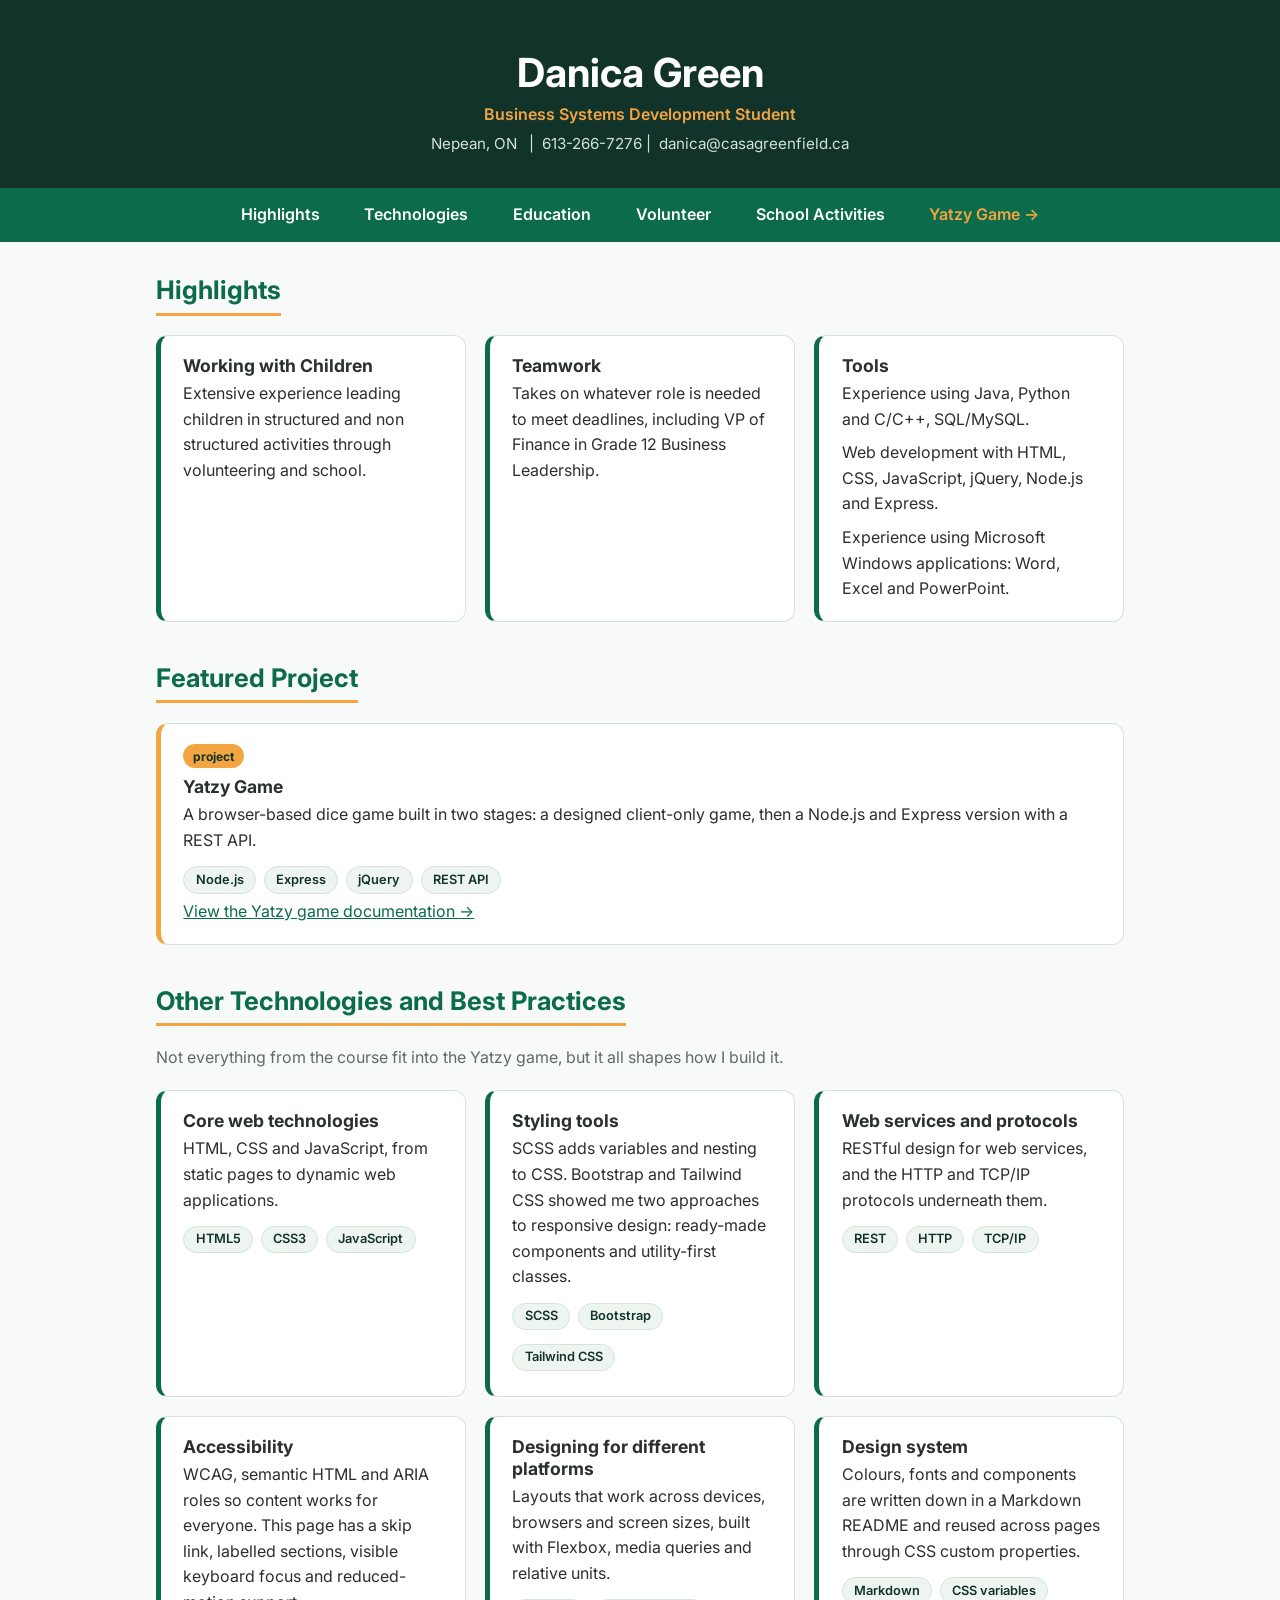
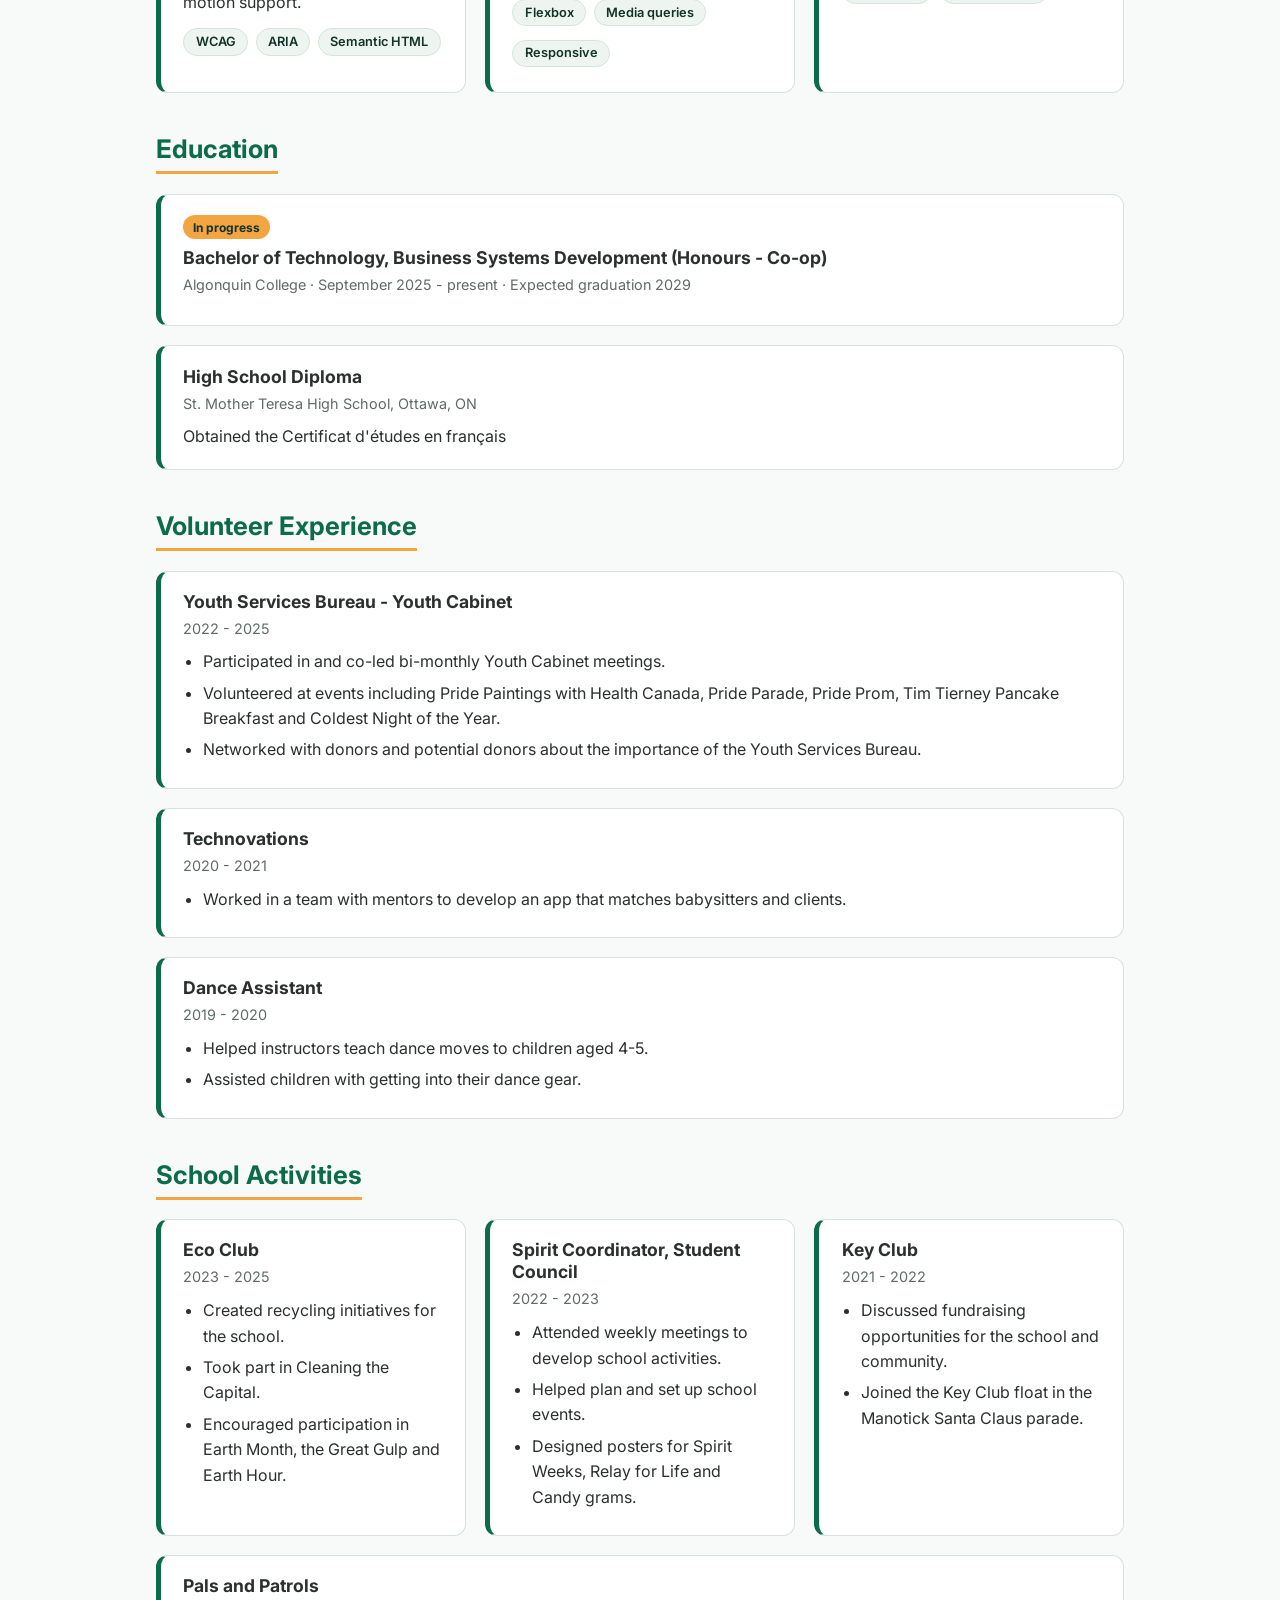
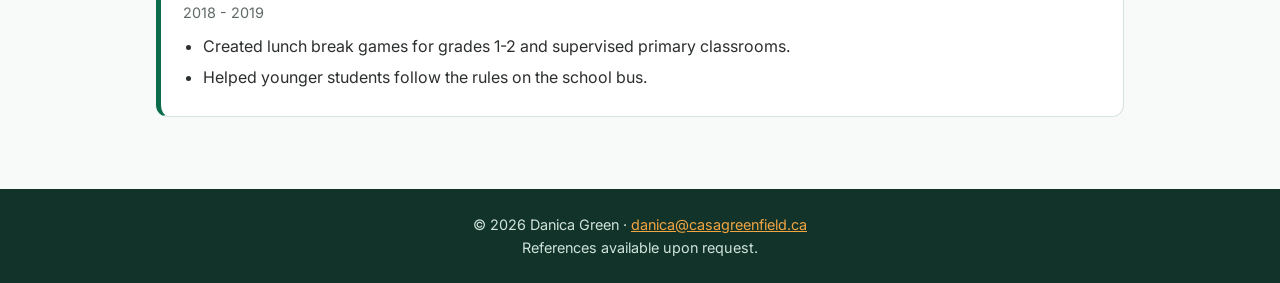
<file: PD2/index.html>
<!DOCTYPE html>
<html lang="en">
<head>
  <meta charset="UTF-8">
  <meta name="viewport" content="width=device-width, initial-scale=1.0">
  <meta name="description" content="Resume of Danica Green, Business Systems Development student at Algonquin College.">
  <title>Danica Green | Portfolio</title>
  <!-- Inter is the only font used by the design system -->
  <link rel="preconnect" href="https://fonts.googleapis.com">
  <link rel="preconnect" href="https://fonts.gstatic.com" crossorigin>
  <link href="https://fonts.googleapis.com/css2?family=Inter:wght@400;600;700&display=swap" rel="stylesheet">
  <link rel="stylesheet" href="styles.css">
</head>
<body>

    <!-- Lets keyboard and screen reader users jump past the navigation -->
    <a class="skip-link" href="#main-content">Skip to content</a>

    <!-- Site header -->
    <header class="site-header">
        <h1>Danica Green</h1>
        <p class="tagline">Business Systems Development Student</p>
        <p class="location">Nepean, ON &nbsp; |&nbsp; 613-266-7276 |&nbsp; danica@casagreenfield.ca</p>
    </header>

    <!-- Main navigation: sections of this page, then the other page  -->
    <nav class="site-nav" aria-label="Main navigation">
        <ul>
            <li><a href="#highlights">Highlights</a></li>
            <li><a href="#technologies">Technologies</a></li>
            <li><a href="#education">Education</a></li>
            <li><a href="#volunteer">Volunteer</a></li>
            <li><a href="#activities">School Activities</a></li>
            <li><a class="site-nav__page" href="yatzy.html">Yatzy Game &rarr;</a></li>
        </ul>
    </nav>

    <main id="main-content">

        <!-- Highlights  -->
        <section class="section" id="highlights" aria-labelledby="highlights-title">
            <h2 id="highlights-title">Highlights</h2>
            <div class="grid">
                <article class="card">
                    <h3>Working with Children</h3>
                    <p>Extensive experience leading children in structured and non structured activities through volunteering and school.</p>
                </article>
                <article class="card">
                    <h3>Teamwork</h3>
                    <p>Takes on whatever role is needed to meet deadlines, including VP of Finance in Grade 12 Business Leadership.</p>
                </article>
                <article class="card">
                    <h3>Tools</h3>
                    <p>Experience using Java, Python and C/C++, SQL/MySQL.</p>
                    <p>Web development with HTML, CSS, JavaScript, jQuery, Node.js and Express.</p>
                    <p>Experience using Microsoft Windows applications: Word, Excel and PowerPoint.</p>
                </article>
            </div>
        </section>

        <!-- Link to the Yatzy project page  -->
        <section class="section" id="projects" aria-labelledby="projects-title">
            <h2 id="projects-title">Featured Project</h2>
            <article class="card card--featured">
                <span class="badge">project</span>
                <h3>Yatzy Game</h3>
                <p>A browser-based dice game built in two stages: a designed client-only game, then a Node.js and Express version with a REST API.</p>
                <ul class="tags" aria-label="Yatzy technologies">
                    <li class="tag">Node.js</li>
                    <li class="tag">Express</li>
                    <li class="tag">jQuery</li>
                    <li class="tag">REST API</li>
                </ul>
                <p><a href="yatzy.html">View the Yatzy game documentation &rarr;</a></p>
            </article>
        </section>

        <!--  Other technologies learned in the course -->
        <section class="section" id="technologies" aria-labelledby="technologies-title">
            <h2 id="technologies-title">Other Technologies and Best Practices</h2>
            <p class="section-intro">
                Not everything from the course fit into the Yatzy game, but it all shapes how I build it.
            </p>
            <div class="grid">
                <article class="card">
                    <h3>Core web technologies</h3>
                    <p>HTML, CSS and JavaScript, from static pages to dynamic web applications.</p>
                    <ul class="tags" aria-label="Core web technologies">
                        <li class="tag">HTML5</li>
                        <li class="tag">CSS3</li>
                        <li class="tag">JavaScript</li>
                    </ul>
                </article>
                <article class="card">
                    <h3>Styling tools</h3>
                    <p>SCSS adds variables and nesting to CSS. Bootstrap and Tailwind CSS showed me two approaches to responsive design: ready-made components and utility-first classes.</p>
                    <ul class="tags" aria-label="Styling tools">
                        <li class="tag">SCSS</li>
                        <li class="tag">Bootstrap</li>
                        <li class="tag">Tailwind CSS</li>
                    </ul>
                </article>
                <article class="card">
                    <h3>Web services and protocols</h3>
                    <p>RESTful design for web services, and the HTTP and TCP/IP protocols underneath them.</p>
                    <ul class="tags" aria-label="Web services and protocols">
                        <li class="tag">REST</li>
                        <li class="tag">HTTP</li>
                        <li class="tag">TCP/IP</li>
                    </ul>
                </article>
                <article class="card">
                    <h3>Accessibility</h3>
                    <p>WCAG, semantic HTML and ARIA roles so content works for everyone. This page has a skip link, labelled sections, visible keyboard focus and reduced-motion support.</p>
                    <ul class="tags" aria-label="Accessibility topics">
                        <li class="tag">WCAG</li>
                        <li class="tag">ARIA</li>
                        <li class="tag">Semantic HTML</li>
                    </ul>
                </article>
                <article class="card">
                    <h3>Designing for different platforms</h3>
                    <p>Layouts that work across devices, browsers and screen sizes, built with Flexbox, media queries and relative units.</p>
                    <ul class="tags" aria-label="Cross-platform topics">
                        <li class="tag">Flexbox</li>
                        <li class="tag">Media queries</li>
                        <li class="tag">Responsive</li>
                    </ul>
                </article>
                <article class="card">
                    <h3>Design system</h3>
                    <p>Colours, fonts and components are written down in a Markdown README and reused across pages through CSS custom properties.</p>
                    <ul class="tags" aria-label="Design system tools">
                        <li class="tag">Markdown</li>
                        <li class="tag">CSS variables</li>
                    </ul>
                </article>
            </div>
        </section>

        <!-- Education -->
        <section class="section" id="education" aria-labelledby="education-title">
            <h2 id="education-title">Education</h2>
            <div class="stack">
                <article class="card">
                    <span class="badge">In progress</span>
                    <h3>Bachelor of Technology, Business Systems Development (Honours - Co-op)</h3>
                    <p class="date">Algonquin College &middot; September 2025 - present &middot; Expected graduation 2029</p>
                </article>
                <article class="card">
                    <h3>High School Diploma</h3>
                    <p class="date">St. Mother Teresa High School, Ottawa, ON</p>
                    <p>Obtained the Certificat d'études en français</p>
                </article>
            </div>
        </section>

        <!-- Volunteer experience-->
        <section class="section" id="volunteer" aria-labelledby="volunteer-title">
            <h2 id="volunteer-title">Volunteer Experience</h2>
            <div class="stack">
                <article class="card">
                    <h3>Youth Services Bureau - Youth Cabinet</h3>
                    <p class="date">2022 - 2025</p>
                    <ul>
                        <li>Participated in and co-led bi-monthly Youth Cabinet meetings.</li>
                        <li>Volunteered at events including Pride Paintings with Health Canada, Pride Parade, Pride Prom, Tim Tierney Pancake Breakfast and Coldest Night of the Year.</li>
                        <li>Networked with donors and potential donors about the importance of the Youth Services Bureau.</li>
                    </ul>
                </article>
                <article class="card">
                    <h3>Technovations</h3>
                    <p class="date">2020 - 2021</p>
                    <ul>
                        <li>Worked in a team with mentors to develop an app that matches babysitters and clients.</li>
                    </ul>
                </article>
                <article class="card">
                    <h3>Dance Assistant</h3>
                    <p class="date">2019 - 2020</p>
                    <ul>
                        <li>Helped instructors teach dance moves to children aged 4-5.</li>
                        <li>Assisted children with getting into their dance gear.</li>
                    </ul>
                </article>
            </div>
        </section>

        <!--  School activities -->
        <section class="section" id="activities" aria-labelledby="activities-title">
            <h2 id="activities-title">School Activities</h2>
            <div class="grid">
                <article class="card">
                    <h3>Eco Club</h3>
                    <p class="date">2023 - 2025</p>
                    <ul>
                        <li>Created recycling initiatives for the school.</li>
                        <li>Took part in Cleaning the Capital.</li>
                        <li>Encouraged participation in Earth Month, the Great Gulp and Earth Hour.</li>
                    </ul>
                </article>
                <article class="card">
                    <h3>Spirit Coordinator, Student Council</h3>
                    <p class="date">2022 - 2023</p>
                    <ul>
                        <li>Attended weekly meetings to develop school activities.</li>
                        <li>Helped plan and set up school events.</li>
                        <li>Designed posters for Spirit Weeks, Relay for Life and Candy grams.</li>
                    </ul>
                </article>
                <article class="card">
                    <h3>Key Club</h3>
                    <p class="date">2021 - 2022</p>
                    <ul>
                        <li>Discussed fundraising opportunities for the school and community.</li>
                        <li>Joined the Key Club float in the Manotick Santa Claus parade.</li>
                    </ul>
                </article>
                <article class="card">
                    <h3>Pals and Patrols</h3>
                    <p class="date">2018 - 2019</p>
                    <ul>
                        <li>Created lunch break games for grades 1-2 and supervised primary classrooms.</li>
                        <li>Helped younger students follow the rules on the school bus.</li>
                    </ul>
                </article>
            </div>
        </section>
    </main>

    <!--  Site footer (same on every page) -->
    <footer class="site-footer">
        <p>&copy; 2026 Danica Green &middot; <a href="mailto:danica@casagreenfield.ca">danica@casagreenfield.ca</a></p>
        <p>References available upon request.</p>
    </footer>

</body>
</html>
</file>
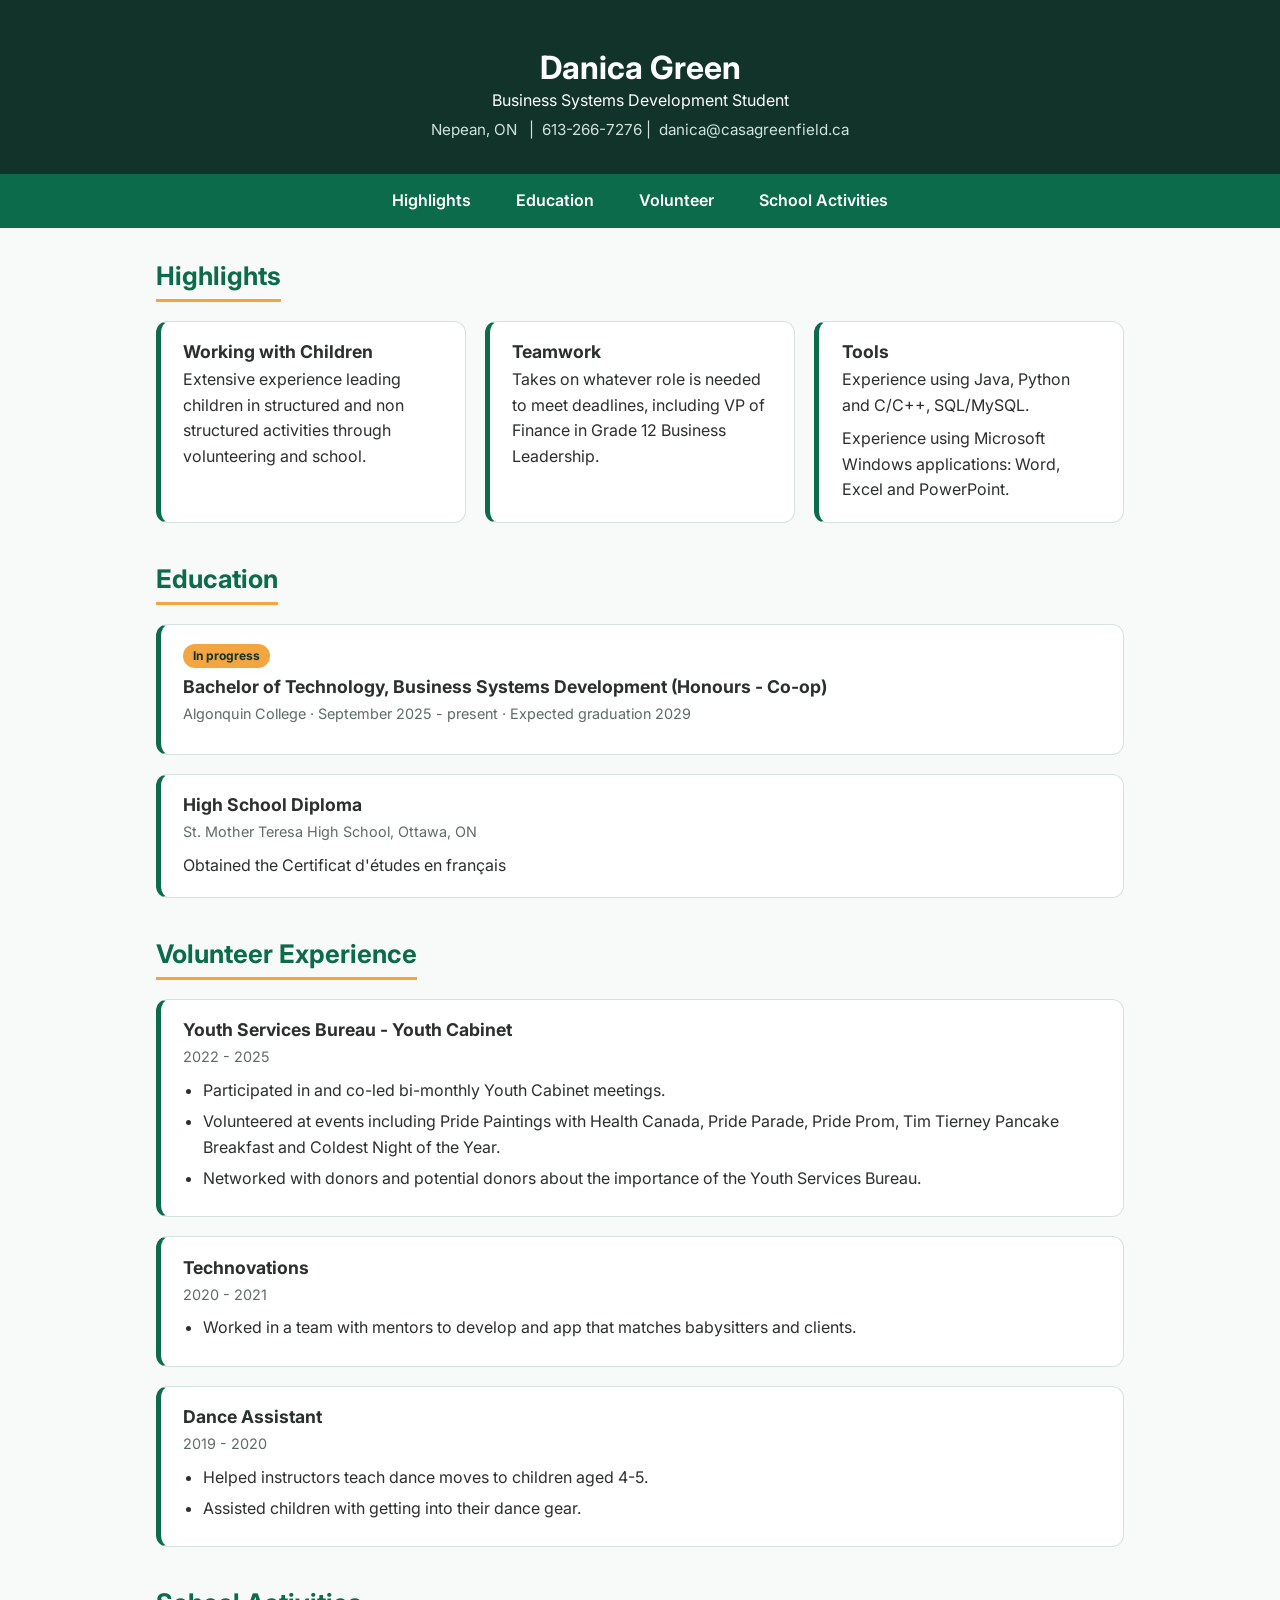
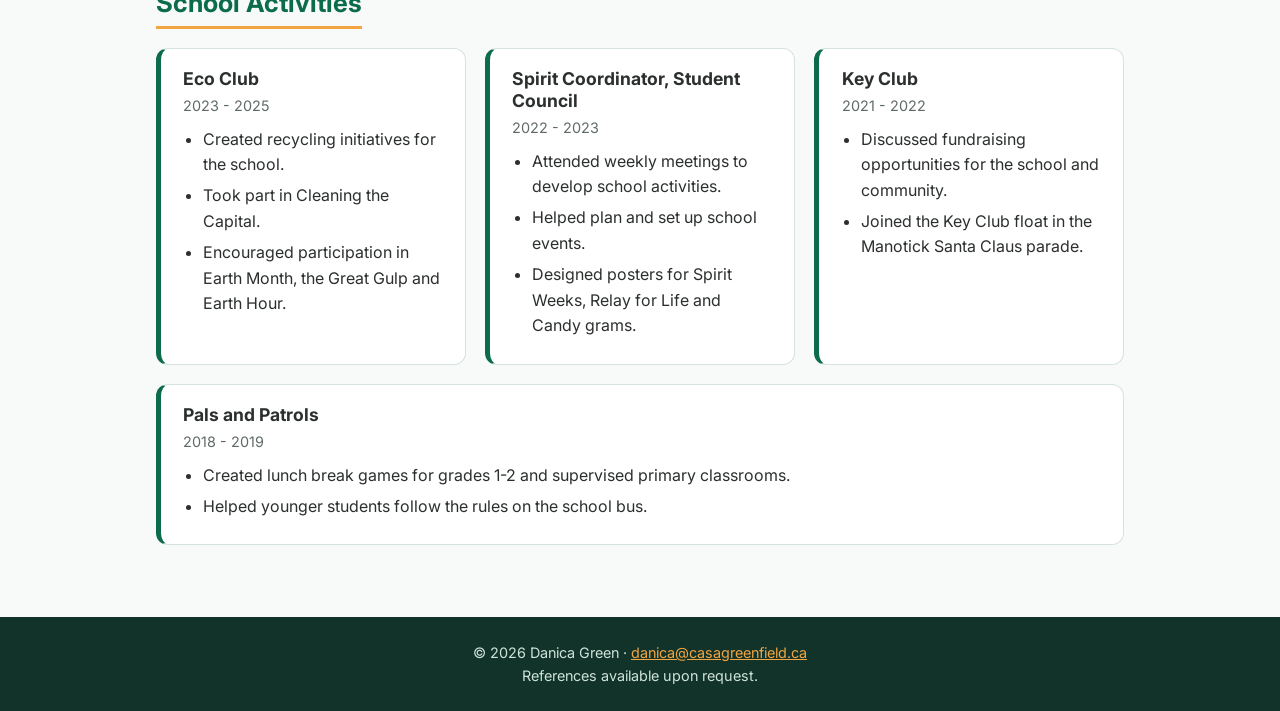
<file: pfl1/index.html>
<DOCTYPE html>
<html lang="en">
<head>
  <meta charset="UTF-8">
  <meta name="viewport" content="width=device-width, initial-scale=1.0">
  <title>Danica Green | Portfolio</title>
  <link rel="preconnect" href="https://fonts.googleapis.com">
  <link href="https://fonts.googleapis.com/css2?family=Inter:wght@400;600&family=Poppins:wght@600;700&display=swap" rel="stylesheet">
  <link rel="stylesheet" href="styles.css">
</head>
<body>

    <header class="site-header">
        <h1>Danica Green</h1>
        <p class="tagline">Business Systems Development Student</p>
        <p class="location">Nepean, ON &nbsp; |&nbsp; 613-266-7276 |&nbsp; danica@casagreenfield.ca</p>
    </header> 

    <nav class="site-nav">
        <ul>
            <li><a href="#highlights">Highlights</a></li>
            <li><a href="#education">Education</a></li>
            <li><a href="#volunteer">Volunteer</a></li>
            <li><a href="#activities">School Activities</a></li>
        </ul>
    </nav>
    <main>
        <section class="section" id="highlights">
            <h2>Highlights</h2>
            <div class="grid">
                <article class="card">
                    <h3>Working with Children</h3>
                    <p>Extensive experience leading children in structured and non structured activities through volunteering and school.</p>
                </article>
                <article class="card">
                    <h3>Teamwork</h3>
                    <p>Takes on whatever role is needed to meet deadlines, including VP of Finance in Grade 12 Business Leadership.</p>
                </article>
                <article class="card">
                    <h3>Tools</h3>
                    <p>Experience using Java, Python and C/C++, SQL/MySQL.</p>
                    <p>Experience using Microsoft Windows applications: Word, Excel and PowerPoint.</p>
                </article>
            </div>
        </section>
        
        <section class="section" id="education">
            <h2>Education</h2>
            <div class="stack">
                <article class="card">
                    <span class="badge">In progress</span>
                    <h3>Bachelor of Technology, Business Systems Development (Honours - Co-op)</h3>
                    <p class="date">Algonquin College &middot; September 2025 - present &middot; Expected graduation 2029</p>
                </article>
                <article class="card">
                    <h3>High School Diploma</h3>
                    <p class="date">St. Mother Teresa High School, Ottawa, ON</p>
                    <p>Obtained the Certificat d'études en français</p>
                </article>
            </div>
        </section>
        
        <section class="section" id="volunteer">
            <h2>Volunteer Experience</h2>
            <div class="stack">
                <article class="card">
                    <h3>Youth Services Bureau - Youth Cabinet</h3>
                    <p class="date">2022 - 2025</p>
                    <ul>
                        <li>Participated in and co-led bi-monthly Youth Cabinet meetings.</li>
                        <li>Volunteered at events including Pride Paintings with Health Canada, Pride Parade, Pride Prom, Tim Tierney Pancake Breakfast and Coldest Night of the Year.</li>
                        <li>Networked with donors and potential donors about the importance of the Youth Services Bureau.</li>
                    </ul>
                </article>
                <article class="card">
                    <h3>Technovations</h3>
                    <p class="date">2020 - 2021</p>
                    <ul>
                        <li>Worked in a team with mentors to develop and app that matches babysitters and clients.</li>
                    </ul>
                </article>
                <article class="card">
                    <h3>Dance Assistant</h3>
                    <p class="date">2019 - 2020</p>
                    <ul>
                        <li>Helped instructors teach dance moves to children aged 4-5.</li>
                        <li>Assisted children with getting into their dance gear.</li>
                    </ul>
                </article>
            </div>
        </section>

        <section class="section" id="activities">
            <h2>School Activities</h2>
            <div class="grid">
                <article class="card">
                    <h3>Eco Club</h3>
                    <p class="date">2023 - 2025</p>
                    <ul>
                        <li>Created recycling initiatives for the school.</li>
                        <li>Took part in Cleaning the Capital.</li>
                        <li>Encouraged participation in Earth Month, the Great Gulp and Earth Hour.</li>
                    </ul>
                </article>
                <article class="card">
                    <h3>Spirit Coordinator, Student Council</h3>
                    <p class="date">2022 - 2023</p>
                    <ul>
                        <li>Attended weekly meetings to develop school activities.</li>
                        <li>Helped plan and set up school events.</li>
                        <li>Designed posters for Spirit Weeks, Relay for Life and Candy grams.</li>
                    </ul>
                </article>
                <article class="card">
                    <h3>Key Club</h3>
                    <p class="date">2021 - 2022</p>
                    <ul>
                        <li>Discussed fundraising opportunities for the school and community.</li>
                        <li>Joined the Key Club float in the Manotick Santa Claus parade.</li>
                    </ul>
                </article>
                <article class="card">
                    <h3>Pals and Patrols</h3>
                    <p class="date">2018 - 2019</p>
                    <ul>
                        <li>Created lunch break games for grades 1-2 and supervised primary classrooms.</li>
                        <li>Helped younger students follow the rules on the school bus.</li>
                    </ul>
                </article>
            </div>
        </section>
    </main>

    <footer class="site-footer">
        <p>&copy; 2026 Danica Green &middot; <a href="mailto:danica@casagreenfield.ca">danica@casagreenfield.ca</a></p>
        <p>References available upon request.</p>
    </footer>

</body>
</html>
</file>
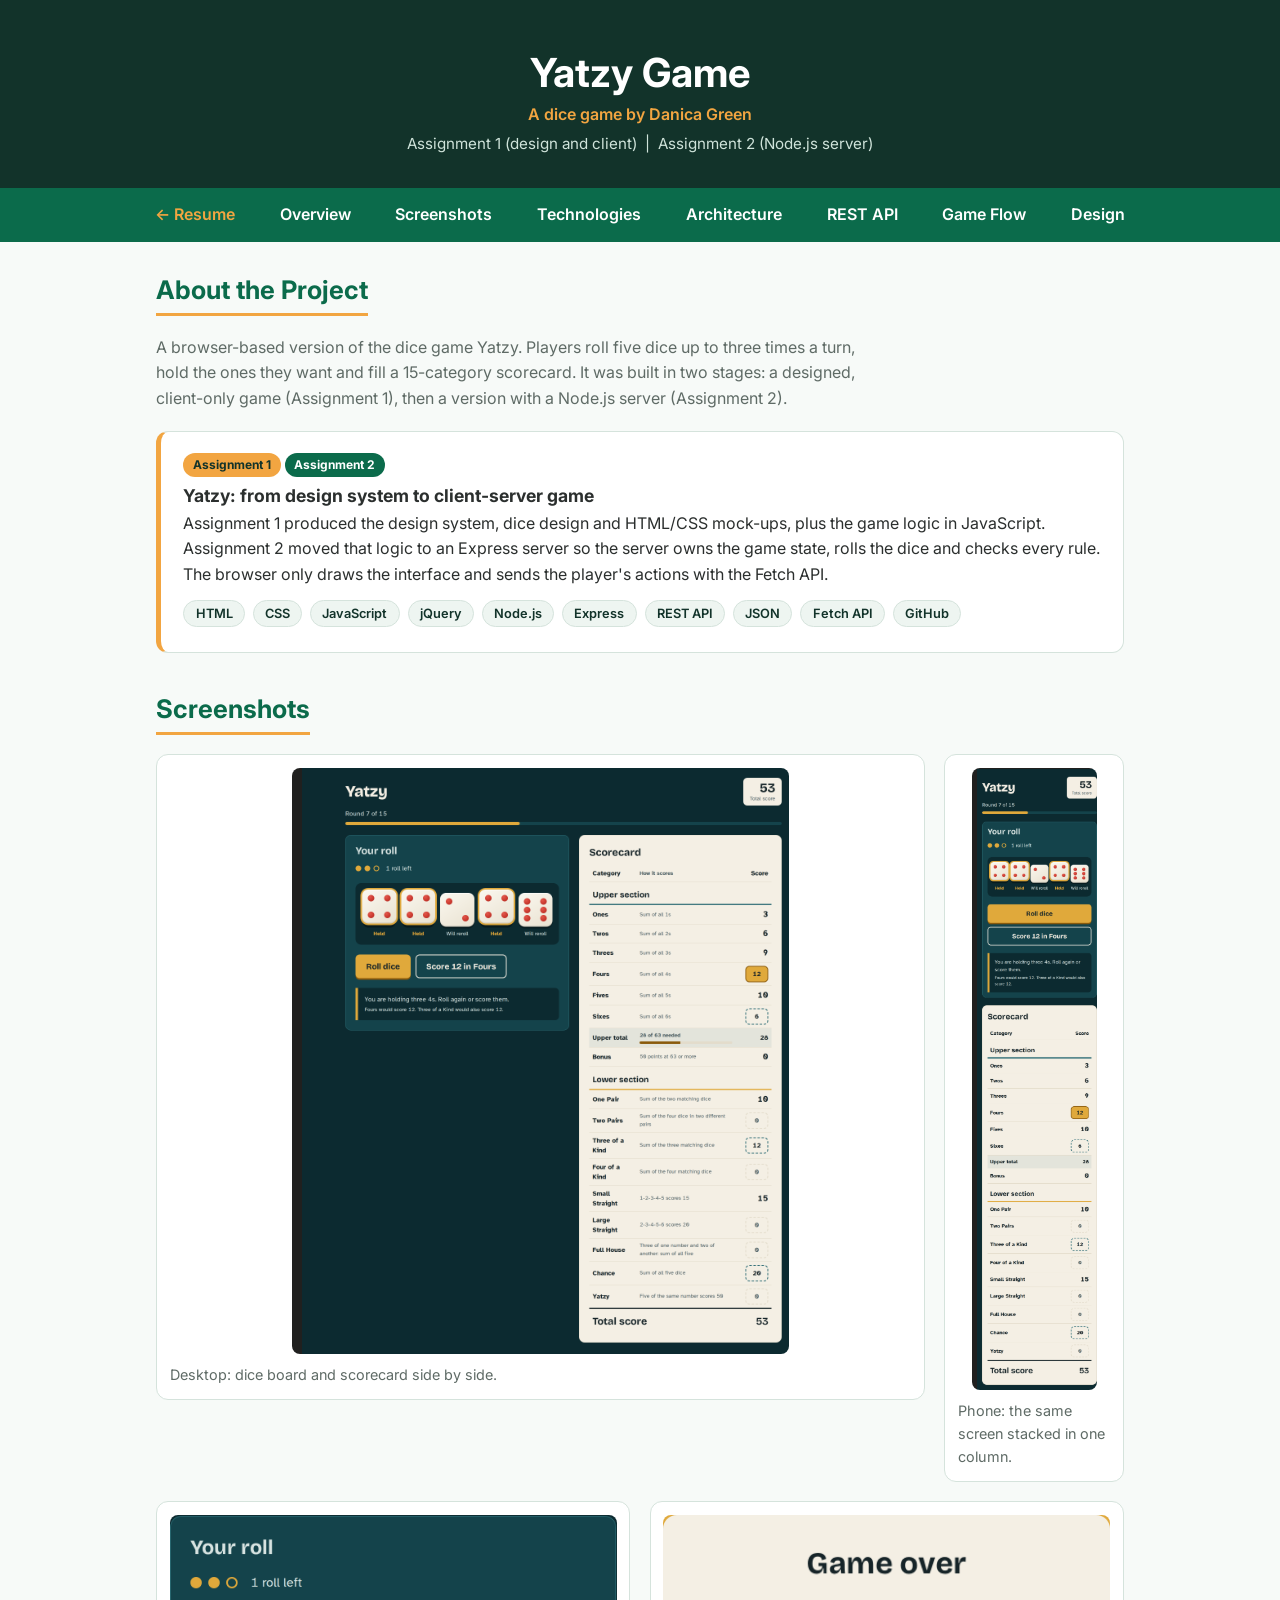
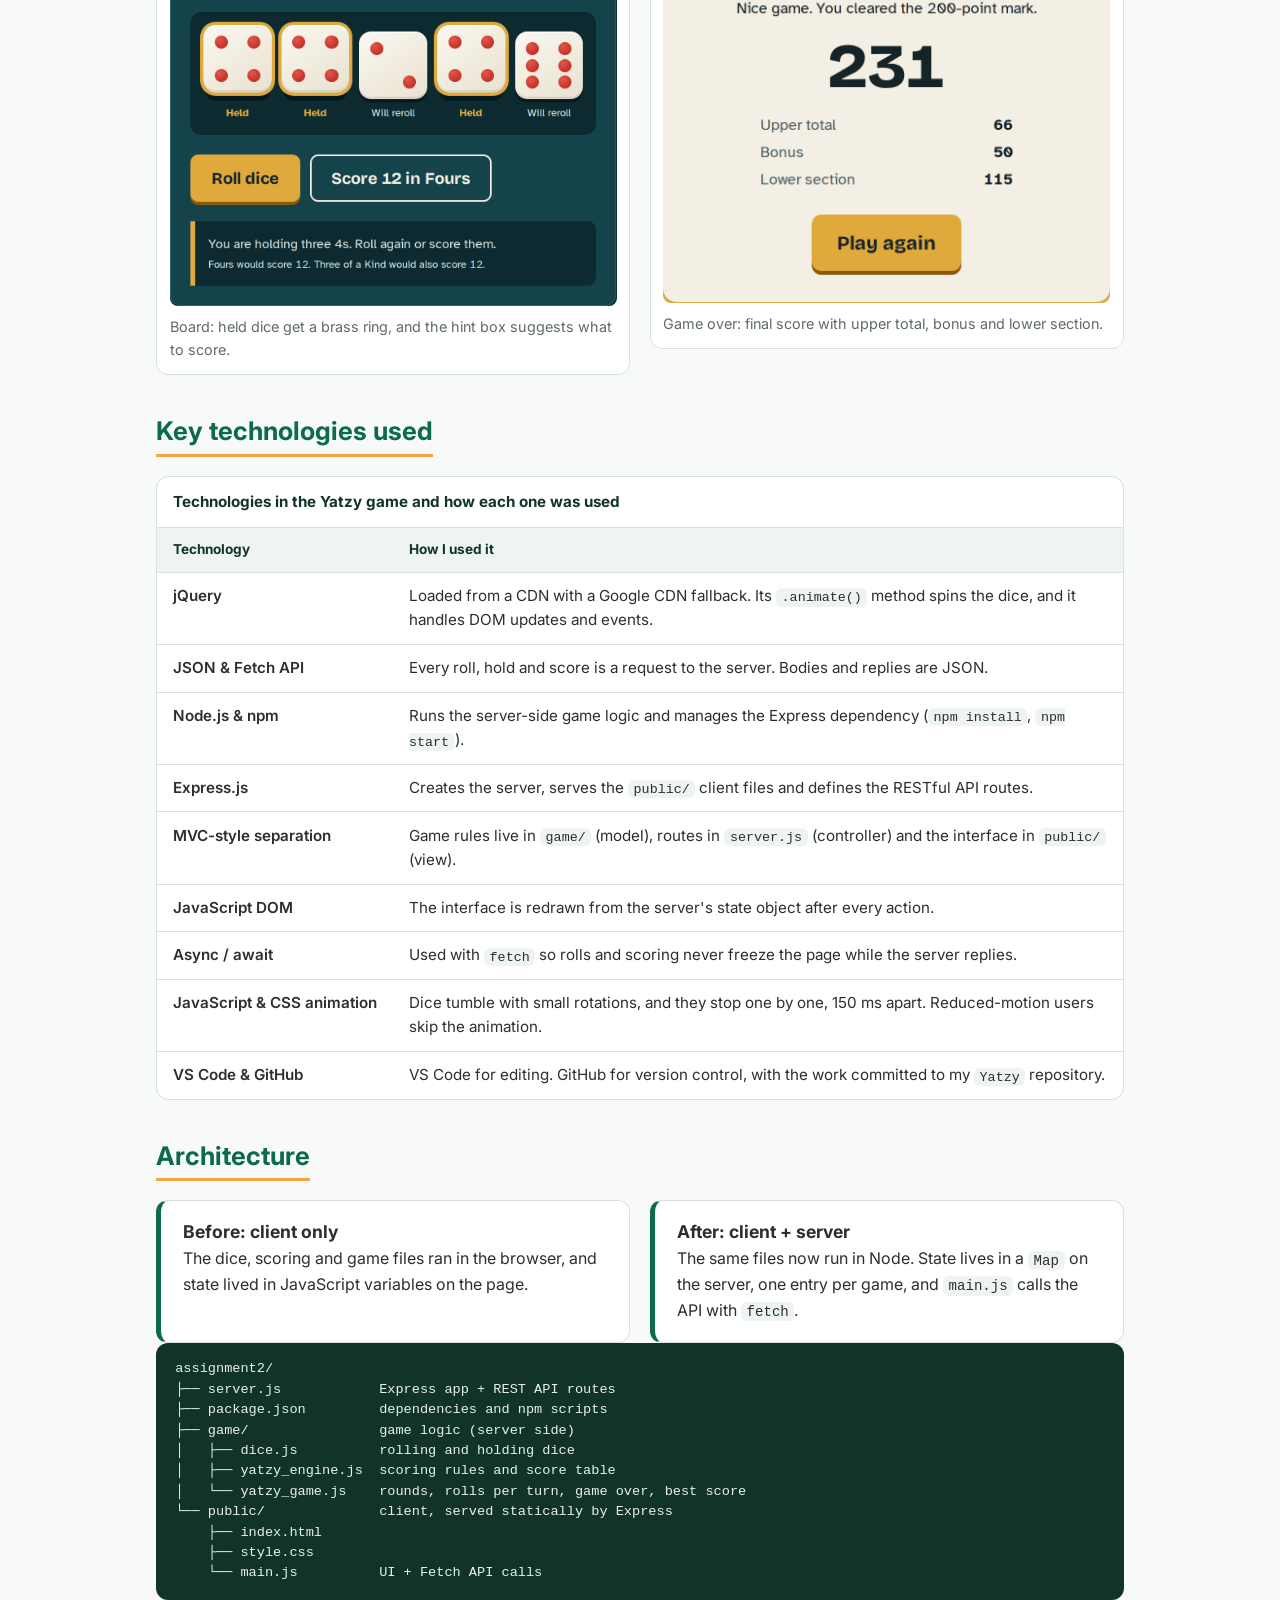
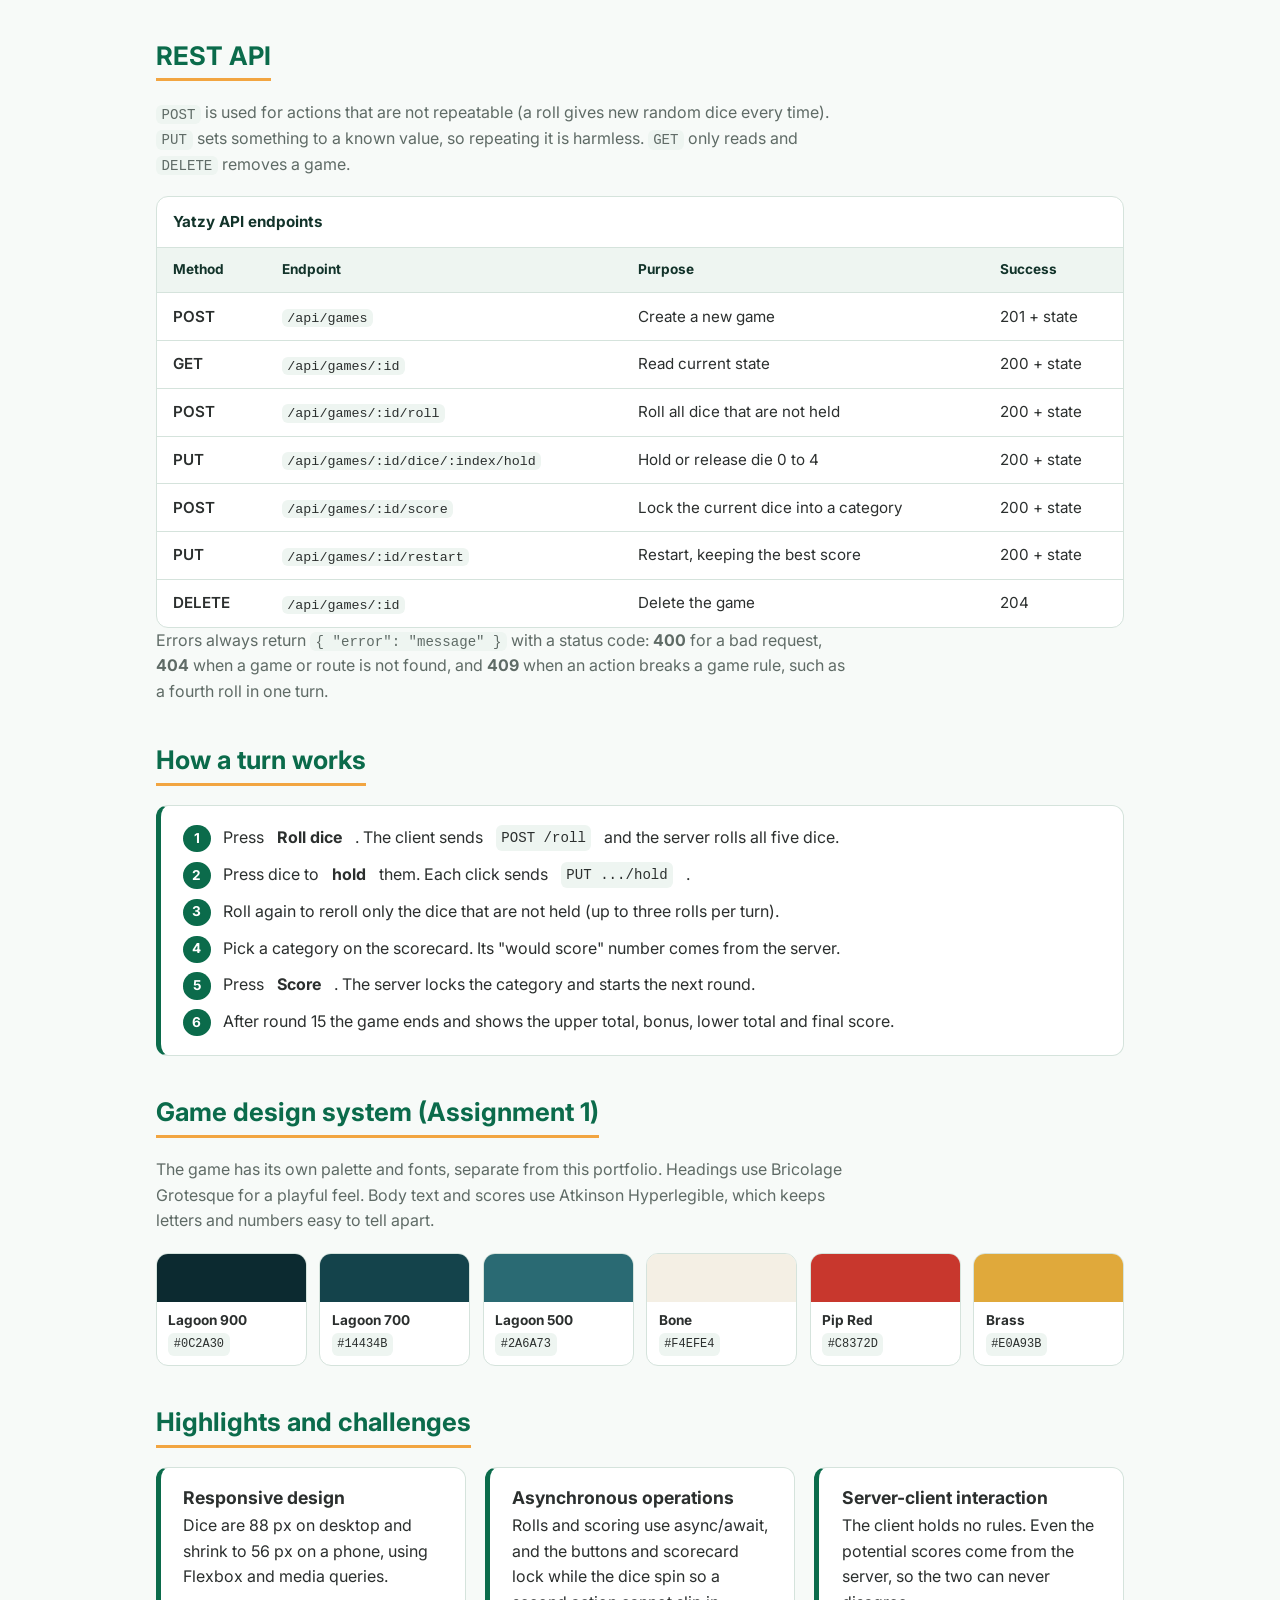
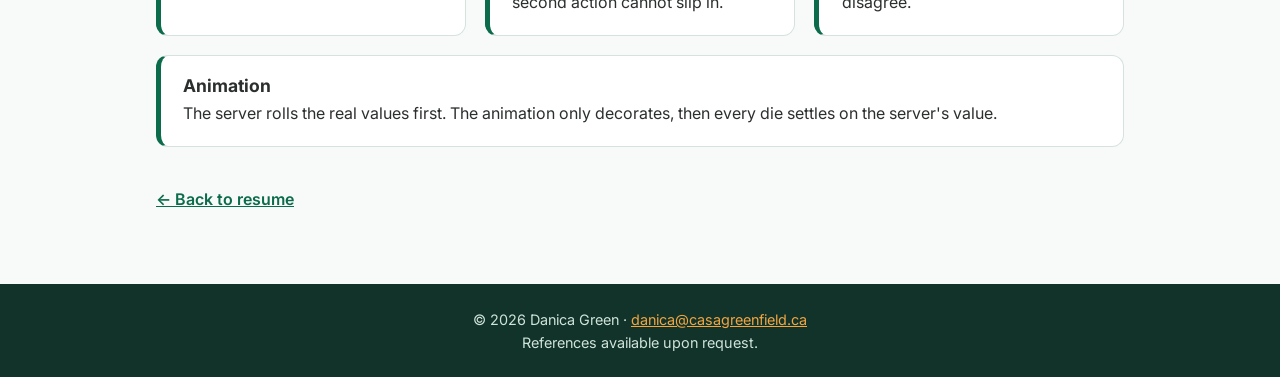
<file: PD2/yatzy.html>
<!DOCTYPE html>
<html lang="en">
<head>
  <meta charset="UTF-8">
  <meta name="viewport" content="width=device-width, initial-scale=1.0">
  <meta name="description" content="Technical documentation of Danica Green's Yatzy game: Node.js, Express, REST API, jQuery and Fetch API.">
  <title>Yatzy Game | Danica Green</title>
  <!-- Inter is the only font used by the design system -->
  <link rel="preconnect" href="https://fonts.googleapis.com">
  <link rel="preconnect" href="https://fonts.gstatic.com" crossorigin>
  <link href="https://fonts.googleapis.com/css2?family=Inter:wght@400;600;700&display=swap" rel="stylesheet">
  <link rel="stylesheet" href="styles.css">
</head>
<body>

    <!-- Lets keyboard and screen reader users jump past the navigation -->
    <a class="skip-link" href="#main-content">Skip to content</a>

    <!-- ===== Site header ===== -->
    <header class="site-header">
        <h1>Yatzy Game</h1>
        <p class="tagline">A dice game by Danica Green</p>
        <p class="location">Assignment 1 (design and client) &nbsp;|&nbsp; Assignment 2 (Node.js server)</p>
    </header>

    <!-- Main navigation: resume page, then sections of this page  -->
    <nav class="site-nav" aria-label="Main navigation">
        <ul>
            <li><a class="site-nav__page" href="index.html">&larr; Resume</a></li>
            <li><a href="#overview">Overview</a></li>
            <li><a href="#screenshots">Screenshots</a></li>
            <li><a href="#key-technologies">Technologies</a></li>
            <li><a href="#architecture">Architecture</a></li>
            <li><a href="#rest-api">REST API</a></li>
            <li><a href="#game-flow">Game Flow</a></li>
            <li><a href="#game-design">Design</a></li>
        </ul>
    </nav>

    <main id="main-content">

        <!-- Overview  -->
        <section class="section" id="overview" aria-labelledby="overview-title">
            <h2 id="overview-title">About the Project</h2>
            <p class="section-intro">
                A browser-based version of the dice game Yatzy. Players roll five dice up to three times a turn,
                hold the ones they want and fill a 15-category scorecard. It was built in two stages: a designed,
                client-only game (Assignment 1), then a version with a Node.js server (Assignment 2).
            </p>

            <!-- Project overview -->
            <article class="card card--featured">
                <span class="badge">Assignment 1</span>
                <span class="badge badge--green">Assignment 2</span>
                <h3>Yatzy: from design system to client-server game</h3>
                <p>
                    Assignment 1 produced the design system, dice design and HTML/CSS mock-ups, plus the game logic
                    in JavaScript. Assignment 2 moved that logic to an Express server so the server owns the game
                    state, rolls the dice and checks every rule. The browser only draws the interface and sends
                    the player's actions with the Fetch API.
                </p>
                <ul class="tags" aria-label="Yatzy technologies">
                    <li class="tag">HTML</li>
                    <li class="tag">CSS</li>
                    <li class="tag">JavaScript</li>
                    <li class="tag">jQuery</li>
                    <li class="tag">Node.js</li>
                    <li class="tag">Express</li>
                    <li class="tag">REST API</li>
                    <li class="tag">JSON</li>
                    <li class="tag">Fetch API</li>
                    <li class="tag">GitHub</li>
                </ul>
            </article>
        </section>

        <!--  Screenshots  -->
        <section class="section" id="screenshots" aria-labelledby="screenshots-title">
            <h2 id="screenshots-title">Screenshots</h2>
            <div class="gallery">
                <figure class="figure">
                    <img src="images/full_Board.png" width="497" height="586"
                         alt="Full Yatzy game screen on desktop: the dice board on the left and the paper-style scorecard on the right, in round 7 of 15 with a total score of 53.">
                    <figcaption>Desktop: dice board and scorecard side by side.</figcaption>
                </figure>
                <figure class="figure figure--narrow">
                    <img src="images/Mobile.png" width="125" height="622"
                         alt="Yatzy on a phone: the board and scorecard stacked in a single column.">
                    <figcaption>Phone: the same screen stacked in one column.</figcaption>
                </figure>
            </div>
            <div class="gallery">
                <figure class="figure">
                    <img src="images/Board.png" width="1098" height="960" loading="lazy"
                         alt="Close-up of the game board. Three dice showing 4 are held with brass rings, two dice are marked Will reroll, and the Score 12 in Fours button is shown beside Roll dice.">
                    <figcaption>Board: held dice get a brass ring, and the hint box suggests what to score.</figcaption>
                </figure>
                <figure class="figure">
                    <img src="images/game_over.png" width="920" height="798" loading="lazy"
                         alt="Game over screen showing a final score of 231, with upper total 66, bonus 50, lower section 115 and a Play again button.">
                    <figcaption>Game over: final score with upper total, bonus and lower section.</figcaption>
                </figure>
            </div>
        </section>

        <!--  Key technologies used  -->
        <section class="section" id="key-technologies" aria-labelledby="key-technologies-title">
            <h2 id="key-technologies-title">Key technologies used</h2>
            <div class="table-wrap">
                <table class="table">
                    <caption>Technologies in the Yatzy game and how each one was used</caption>
                    <thead>
                        <tr>
                            <th scope="col">Technology</th>
                            <th scope="col">How I used it</th>
                        </tr>
                    </thead>
                    <tbody>
                        <tr>
                            <td>jQuery</td>
                            <td>Loaded from a CDN with a Google CDN fallback. Its <code>.animate()</code> method spins the dice, and it handles DOM updates and events.</td>
                        </tr>
                        <tr>
                            <td>JSON &amp; Fetch API</td>
                            <td>Every roll, hold and score is a request to the server. Bodies and replies are JSON.</td>
                        </tr>
                        <tr>
                            <td>Node.js &amp; npm</td>
                            <td>Runs the server-side game logic and manages the Express dependency (<code>npm install</code>, <code>npm start</code>).</td>
                        </tr>
                        <tr>
                            <td>Express.js</td>
                            <td>Creates the server, serves the <code>public/</code> client files and defines the RESTful API routes.</td>
                        </tr>
                        <tr>
                            <td>MVC-style separation</td>
                            <td>Game rules live in <code>game/</code> (model), routes in <code>server.js</code> (controller) and the interface in <code>public/</code> (view).</td>
                        </tr>
                        <tr>
                            <td>JavaScript DOM</td>
                            <td>The interface is redrawn from the server's state object after every action.</td>
                        </tr>
                        <tr>
                            <td>Async / await</td>
                            <td>Used with <code>fetch</code> so rolls and scoring never freeze the page while the server replies.</td>
                        </tr>
                        <tr>
                            <td>JavaScript &amp; CSS animation</td>
                            <td>Dice tumble with small rotations, and they stop one by one, 150 ms apart. Reduced-motion users skip the animation.</td>
                        </tr>
                        <tr>
                            <td>VS Code &amp; GitHub</td>
                            <td>VS Code for editing. GitHub for version control, with the work committed to my <code>Yatzy</code> repository.</td>
                        </tr>
                    </tbody>
                </table>
            </div>
        </section>

        <!--  Architecture -->
        <section class="section" id="architecture" aria-labelledby="architecture-title">
            <h2 id="architecture-title">Architecture</h2>
            <div class="grid">
                <article class="card">
                    <h3>Before: client only</h3>
                    <p>The dice, scoring and game files ran in the browser, and state lived in JavaScript variables on the page.</p>
                </article>
                <article class="card">
                    <h3>After: client + server</h3>
                    <p>The same files now run in Node. State lives in a <code>Map</code> on the server, one entry per game, and <code>main.js</code> calls the API with <code>fetch</code>.</p>
                </article>
            </div>
            <!-- Project structure shown as preformatted text -->
<pre><code>assignment2/
├── server.js            Express app + REST API routes
├── package.json         dependencies and npm scripts
├── game/                game logic (server side)
│   ├── dice.js          rolling and holding dice
│   ├── yatzy_engine.js  scoring rules and score table
│   └── yatzy_game.js    rounds, rolls per turn, game over, best score
└── public/              client, served statically by Express
    ├── index.html
    ├── style.css
    └── main.js          UI + Fetch API calls</code></pre>
        </section>

        <!--  REST API  -->
        <section class="section" id="rest-api" aria-labelledby="rest-api-title">
            <h2 id="rest-api-title">REST API</h2>
            <p class="section-intro">
                <code>POST</code> is used for actions that are not repeatable (a roll gives new random dice every time).
                <code>PUT</code> sets something to a known value, so repeating it is harmless.
                <code>GET</code> only reads and <code>DELETE</code> removes a game.
            </p>
            <div class="table-wrap">
                <table class="table">
                    <caption>Yatzy API endpoints</caption>
                    <thead>
                        <tr>
                            <th scope="col">Method</th>
                            <th scope="col">Endpoint</th>
                            <th scope="col">Purpose</th>
                            <th scope="col">Success</th>
                        </tr>
                    </thead>
                    <tbody>
                        <tr><td>POST</td><td><code>/api/games</code></td><td>Create a new game</td><td>201 + state</td></tr>
                        <tr><td>GET</td><td><code>/api/games/:id</code></td><td>Read current state</td><td>200 + state</td></tr>
                        <tr><td>POST</td><td><code>/api/games/:id/roll</code></td><td>Roll all dice that are not held</td><td>200 + state</td></tr>
                        <tr><td>PUT</td><td><code>/api/games/:id/dice/:index/hold</code></td><td>Hold or release die 0 to 4</td><td>200 + state</td></tr>
                        <tr><td>POST</td><td><code>/api/games/:id/score</code></td><td>Lock the current dice into a category</td><td>200 + state</td></tr>
                        <tr><td>PUT</td><td><code>/api/games/:id/restart</code></td><td>Restart, keeping the best score</td><td>200 + state</td></tr>
                        <tr><td>DELETE</td><td><code>/api/games/:id</code></td><td>Delete the game</td><td>204</td></tr>
                    </tbody>
                </table>
            </div>
            <p class="section-intro">
                Errors always return <code>{ "error": "message" }</code> with a status code:
                <strong>400</strong> for a bad request, <strong>404</strong> when a game or route is not found,
                and <strong>409</strong> when an action breaks a game rule, such as a fourth roll in one turn.
            </p>
        </section>

        <!--  How a turn works -->
        <section class="section" id="game-flow" aria-labelledby="game-flow-title">
            <h2 id="game-flow-title">How a turn works</h2>
            <article class="card">
                <ol class="steps">
                    <li>Press <strong>Roll dice</strong>. The client sends <code>POST /roll</code> and the server rolls all five dice.</li>
                    <li>Press dice to <strong>hold</strong> them. Each click sends <code>PUT .../hold</code>.</li>
                    <li>Roll again to reroll only the dice that are not held (up to three rolls per turn).</li>
                    <li>Pick a category on the scorecard. Its "would score" number comes from the server.</li>
                    <li>Press <strong>Score</strong>. The server locks the category and starts the next round.</li>
                    <li>After round 15 the game ends and shows the upper total, bonus, lower total and final score.</li>
                </ol>
            </article>
        </section>

        <!-- Game design system (Assignment 1)  -->
        <section class="section" id="game-design" aria-labelledby="game-design-title">
            <h2 id="game-design-title">Game design system (Assignment 1)</h2>
            <p class="section-intro">
                The game has its own palette and fonts, separate from this portfolio.
                Headings use Bricolage Grotesque for a playful feel. Body text and scores use
                Atkinson Hyperlegible, which keeps letters and numbers easy to tell apart.
            </p>
            <ul class="swatches" aria-label="Yatzy colour palette">
                <li class="swatch swatch--lagoon-900"><span>Lagoon 900</span><code>#0C2A30</code></li>
                <li class="swatch swatch--lagoon-700"><span>Lagoon 700</span><code>#14434B</code></li>
                <li class="swatch swatch--lagoon-500"><span>Lagoon 500</span><code>#2A6A73</code></li>
                <li class="swatch swatch--bone"><span>Bone</span><code>#F4EFE4</code></li>
                <li class="swatch swatch--pip-red"><span>Pip Red</span><code>#C8372D</code></li>
                <li class="swatch swatch--brass"><span>Brass</span><code>#E0A93B</code></li>
            </ul>
        </section>

        <!--  Highlights and challenges  -->
        <section class="section" id="challenges" aria-labelledby="challenges-title">
            <h2 id="challenges-title">Highlights and challenges</h2>
            <div class="grid">
                <article class="card">
                    <h3>Responsive design</h3>
                    <p>Dice are 88 px on desktop and shrink to 56 px on a phone, using Flexbox and media queries.</p>
                </article>
                <article class="card">
                    <h3>Asynchronous operations</h3>
                    <p>Rolls and scoring use async/await, and the buttons and scorecard lock while the dice spin so a second action cannot slip in.</p>
                </article>
                <article class="card">
                    <h3>Server-client interaction</h3>
                    <p>The client holds no rules. Even the potential scores come from the server, so the two can never disagree.</p>
                </article>
                <article class="card">
                    <h3>Animation</h3>
                    <p>The server rolls the real values first. The animation only decorates, then every die settles on the server's value.</p>
                </article>
            </div>
        </section>

        <!--  Link back to the resume  -->
        <p class="back-link"><a href="index.html">&larr; Back to resume</a></p>
    </main>

    <!-- Site footer (same on every page)  -->
    <footer class="site-footer">
        <p>&copy; 2026 Danica Green &middot; <a href="mailto:danica@casagreenfield.ca">danica@casagreenfield.ca</a></p>
        <p>References available upon request.</p>
    </footer>

</body>
</html>
</file>
<file: PD2/styles.css>
/* 1. Design tokens (CSS custom properties) */
:root {
    /* Colours (unchanged from PD1) */
    --primary: #0B6B4B;
    --primary-dark: #12332A;
    --accent: #F2A541;
    --bg: #F7FAF8;
    --surface: #FFFFFF;
    --text: #2B2F2E;
    --muted: #5F6B66;
    --border: #D5E3DC;

    /* tint used behind code blocks and table headers */
    --surface-tint: #EEF5F1;

    /* Typography */
    --font-body: "Inter", Arial, sans-serif;
    --font-heading: "Inter", Arial, sans-serif;
    --font-dates-notes: "Inter", Arial, sans-serif;
    /*  monospace stack for code, endpoints and file names */
    --font-code: ui-monospace, "Cascadia Code", Consolas, Menlo, monospace;

    /* Shape */
    --radius: 12px;
}

/*  2. Reset and base styles */
* { box-sizing: border-box; margin: 0; padding: 0; }

/* keeps a section heading from sitting flush against the top
   of the window after a nav link jumps to it. Smooth scrolling was removed
   because it can stall on long pages and make anchor links look broken. */
.section { scroll-margin-top: 1rem; }

body {
    font-family: var(--font-body);
    color: var(--text);
    background: var(--bg);
    line-height: 1.6;
}

h1, h2, h3 { font-family: var(--font-heading); line-height: 1.25; }
a { color: var(--primary); }

/*  visible keyboard focus for every interactive element */
a:focus-visible {
    outline: 3px solid var(--accent);
    outline-offset: 2px;
}

/* "skip to content" link, hidden until it receives focus */
.skip-link {
    position: absolute;
    left: 1rem;
    top: -4rem;
    background: var(--accent);
    color: var(--primary-dark);
    font-weight: 700;
    padding: .6rem 1rem;
    border-radius: var(--radius);
    z-index: 10;
}
.skip-link:focus { top: 1rem; }

/*  3. Header */
.site-header {
    background: var(--primary-dark);
    color: #fff;
    text-align: center;
    padding: 3rem 1rem 2rem;
}
.site-header h1 { font-size: 2.5rem; }
.site-header .tagline { color: var(--accent); margin-top: .25rem; font-weight: 600; }
.site-header .location { color: #cfe3da; font-size: .95rem; margin-top: .25rem; }

/* 4. Navigation */
.site-nav { background: var(--primary); }
.site-nav ul {
    list-style: none;
    display: flex;
    justify-content: center;
    flex-wrap: wrap;
}
.site-nav a {
    display: block;
    color: #fff;
    text-decoration: none;
    padding: .9rem 1.4rem;
    font-weight: 600;
}
.site-nav a:hover { background: var(--primary-dark); }
.site-nav a:focus-visible { outline-color: #fff; outline-offset: -3px; }

/*  link that leaves the current page (e.g. Resume <-> Yatzy) */
.site-nav .site-nav__page { color: var(--accent); }
.site-nav .site-nav__page:hover { color: #fff; }

/* 5. Page layout */
main { max-width: 1000px; margin: 0 auto; padding: 2rem 1rem; }
.section { margin-bottom: 2.5rem; }
.section > h2 {
    color: var(--primary);
    font-size: 1.6rem;
    padding-bottom: .4rem;
    margin-bottom: 1.2rem;
    border-bottom: 3px solid var(--accent);
    display: inline-block;
}
/*  short intro paragraph under a section heading */
.section-intro { max-width: 70ch; margin-bottom: 1.2rem; color: var(--muted); }

/* 6. Card */
.card {
    background: var(--surface);
    border: 1px solid var(--border);
    border-left: 5px solid var(--primary);
    border-radius: var(--radius);
    padding: 1.2rem 1.4rem;
}
.card h3 { font-size: 1.1rem; margin-bottom: .25rem; }
.card .date { color: var(--muted); font-size: .9rem; margin-bottom: .6rem; }
.card p + p { margin-top: .5rem; }
.card ul { padding-left: 1.2rem; }
.card li { margin-bottom: .35rem; }
/* accent variant for the featured Yatzy project card */
.card--featured { border-left-color: var(--accent); }

/*  7. Badge */
.badge {
    display: inline-block;
    background: var(--accent);
    color: var(--primary-dark);
    font-size: .75rem;
    font-weight: 700;
    padding: .15rem .6rem;
    border-radius: 999px;
    margin-bottom: .5rem;
}
/*: secondary badge (green) so two badges can sit side by side */
.badge--green { background: var(--primary); color: #fff; }

/*  8. Layout helpers (flexbox) */
.grid { display: flex; flex-wrap: wrap; gap: 1.2rem; }
.grid .card { flex: 1 1 280px; }
.stack { display: flex; flex-direction: column; gap: 1.2rem; }

  /* 9. Tag chips - compact technology labels */
.tags {
    list-style: none;
    display: flex;
    flex-wrap: wrap;
    gap: .5rem;
    padding: 0;
    margin-top: .8rem;
}
.card .tags { padding-left: 0; }
.tag {
    background: var(--surface-tint);
    border: 1px solid var(--border);
    color: var(--primary-dark);
    font-size: .8rem;
    font-weight: 600;
    padding: .15rem .7rem;
    border-radius: 999px;
    margin-bottom: 0;
}

/*  10.  Tables (technologies, API reference, colours)
   The wrapper scrolls sideways on small screens instead of breaking layout. */
.table-wrap {
    overflow-x: auto;
    background: var(--surface);
    border: 1px solid var(--border);
    border-radius: var(--radius);
}
.table {
    width: 100%;
    border-collapse: collapse;
    font-size: .95rem;
}
.table caption {
    text-align: left;
    padding: .8rem 1rem;
    font-weight: 700;
    color: var(--primary-dark);
}
.table th,
.table td {
    text-align: left;
    vertical-align: top;
    padding: .7rem 1rem;
    border-top: 1px solid var(--border);
}
.table thead th {
    background: var(--surface-tint);
    color: var(--primary-dark);
    font-size: .85rem;
}
.table td:first-child { font-weight: 600; white-space: nowrap; }

/* 11.  Code - inline code and code blocks */
code {
    font-family: var(--font-code);
    font-size: .88em;
    background: var(--surface-tint);
    padding: .1rem .35rem;
    border-radius: 6px;
}
pre {
    font-family: var(--font-code);
    font-size: .85rem;
    line-height: 1.5;
    background: var(--primary-dark);
    color: #e6f1ec;
    padding: 1rem 1.2rem;
    border-radius: var(--radius);
    overflow-x: auto;
}
pre code { background: none; padding: 0; font-size: inherit; }

/* 12. Numbered steps - used for the game flow (a real sequence) */
.steps {
    list-style: none;
    counter-reset: step;
    display: flex;
    flex-direction: column;
    gap: .6rem;
    padding: 0;
}
.steps li {
    counter-increment: step;
    display: flex;
    gap: .8rem;
    align-items: flex-start;
    margin-bottom: 0;
}
.steps li::before {
    content: counter(step);
    flex: none;
    width: 1.7rem;
    height: 1.7rem;
    border-radius: 50%;
    background: var(--primary);
    color: #fff;
    font-size: .85rem;
    font-weight: 700;
    display: grid;
    place-items: center;
}

/*  13. Colour swatches - show the Yatzy game palette
   Each swatch reads its colour from the --swatch custom property. */
.swatches {
    list-style: none;
    display: flex;
    flex-wrap: wrap;
    gap: .8rem;
    padding: 0;
}
.swatch {
    flex: 1 1 130px;
    background: var(--surface);
    border: 1px solid var(--border);
    border-radius: var(--radius);
    overflow: hidden;
    font-size: .85rem;
}
.swatch::before {
    content: "";
    display: block;
    height: 3rem;
    background: var(--swatch);
}
.swatch span { display: block; padding: .5rem .7rem 0; font-weight: 700; }
.swatch code { display: inline-block; margin: .1rem .7rem .6rem; }
.swatch--lagoon-900 { --swatch: #0C2A30; }
.swatch--lagoon-700 { --swatch: #14434B; }
.swatch--lagoon-500 { --swatch: #2A6A73; }
.swatch--bone       { --swatch: #F4EFE4; }
.swatch--pip-red    { --swatch: #C8372D; }
.swatch--brass      { --swatch: #E0A93B; }

/*  Figures and galleries - screenshots with captions
   Images keep their natural size (max-width only), so small screenshots
   are never stretched and blurred. */
.gallery {
    display: flex;
    flex-wrap: wrap;
    gap: 1.2rem;
    align-items: flex-start;
    margin-bottom: 1.2rem;
}
.figure {
    flex: 1 1 300px;
    margin: 0;
    padding: .8rem;
    background: var(--surface);
    border: 1px solid var(--border);
    border-radius: var(--radius);
}
.figure--narrow { flex: 0 1 180px; }
.figure img {
    display: block;
    max-width: 100%;
    height: auto;
    margin: 0 auto;
    border-radius: 8px;
}
.figure figcaption {
    margin-top: .6rem;
    font-size: .9rem;
    color: var(--muted);
}

/* "Back to resume" link at the end of the Yatzy page */
.back-link { margin-bottom: 2.5rem; font-weight: 600; }

/*14. Footer*/
.site-footer {
    background: var(--primary-dark);
    color: #cfe3da;
    text-align: center;
    padding: 1.5rem 1rem;
    font-size: .9rem;
}
.site-footer a { color: var(--accent); }

/*15. Responsive */
@media (max-width: 700px) {
    .site-header h1 { font-size: 1.9rem; }
    .site-nav ul { flex-direction: column; }
    .site-nav a { text-align: center; border-top: 1px solid rgba(255, 255, 255, .15); }
    .grid { flex-direction: column; }
    .table td:first-child { white-space: normal; }
}
</file>
<file: pfl1/styles.css>
/* Design tokens */
:root {
    --primary: #0B6B4B;
    --primary-dark: #12332A;
    --accent: #F2A541;
    --bg: #F7FAF8;
    --surface: #FFFFFF;
    --text: #2B2F2E;
    --muted: #5F6B66;
    --border: #D5E3DC;

    --font-body: "Inter", Arial, sans-serif;
    --font-heading: "Inter", Arial, sans-serif;
    --font-dates-notes: "Inter", Arial;
    --radius: 12px;
}

* { box-sizing: border-box; margin: 0; padding: 0; }

body {
    font-family: var(--font-body);
    color: var(--text);
    background: var(--bg);
    line-height: 1.6;
}

h1, h2, h3 { font-family: var(--font-heading); line-height: 1.25; }
a { color: var(--primary); }

/* Header */
.site-header {
    background: var(--primary-dark);
    color: #fff;
    text-align: center;
    padding: 3rem 1rem 2rem;
}
.siteheader h1 { font-size: 2.5rem; }
.siteheader .tagline { color: var(--accent); margin-top: .25rem; font-weight: 600; }
.site-header .location { color: #cfe3da; font-size: .95rem; margin-top: .25rem; }

/* Navigation */
.site-nav { background: var(--primary); }
.site-nav ul {
    list-style: none;
    display: flex;
    justify-content: center;
    flex-wrap: wrap;
}
.site-nav a {
    display: block;
    color: #fff;
    text-decoration: none;
    padding: .9rem 1.4rem;
    font-weight: 600;
}
.site-nav a:hover { background: var(--primary-dark); }

/* Layout */
main { max-width: 1000px; margin: 0 auto; padding: 2rem 1rem; }
.section { margin-bottom: 2.5rem; }
.section > h2 {
    color: var(--primary);
    font-size: 1.6rem;
    padding-bottom: .4rem;
    margin-bottom: 1.2rem;
    border-bottom: 3px solid var(--accent);
    display: inline-block
}

/* Card */
.card {
    background: var(--surface);
    border: 1px solid var(--border);
    border-left: 5px solid var(--primary);
    border-radius: var(--radius);
    padding: 1.2rem 1.4rem
}
.card h3 { font-size: 1.1rem; margin-bottom: .25rem; }
.card .date { color: var(--muted); font-size: .9rem; margin-bottom: .6rem; }
.card p + p { margin-top: .5rem; }
.card ul { padding-left: 1.2rem; }
.card li { margin-bottom: .35rem; }

/* Badge */
.badge {
    display: inline-block;
    background: var(--accent);
    color: var(--primary-dark);
    font-size: .75rem;
    font-weight: 700;
    padding: .15rem .6rem;
    border-radius: 999px; 
    margin-bottom: .5rem
}

/* Grids (flex) */
.grid { display: flex; flex-wrap: wrap; gap: 1.2rem; }
.grid .card { flex: 1 1 280px; }
.stack { display: flex; flex-direction: column; gap: 1.2rem; }

/* Footer */
.site-footer {
    background: var(--primary-dark);
    color:#cfe3da;
    text-align: center;
    padding: 1.5rem 1rem;
    font-size: .9rem
}
.site-footer a { color: var(--accent); }

/* Responsive */
@media (max-width: 700px) {
    .site-header h1 { font-size: 1.9rem; }
    .site-nav ul { flex-direction: column; }
    .site-nav a { text-align: center; border-top: 1px solid rbga(255,255,255,.15); }
    .grid { flex-direction: column; }
}
</file>
